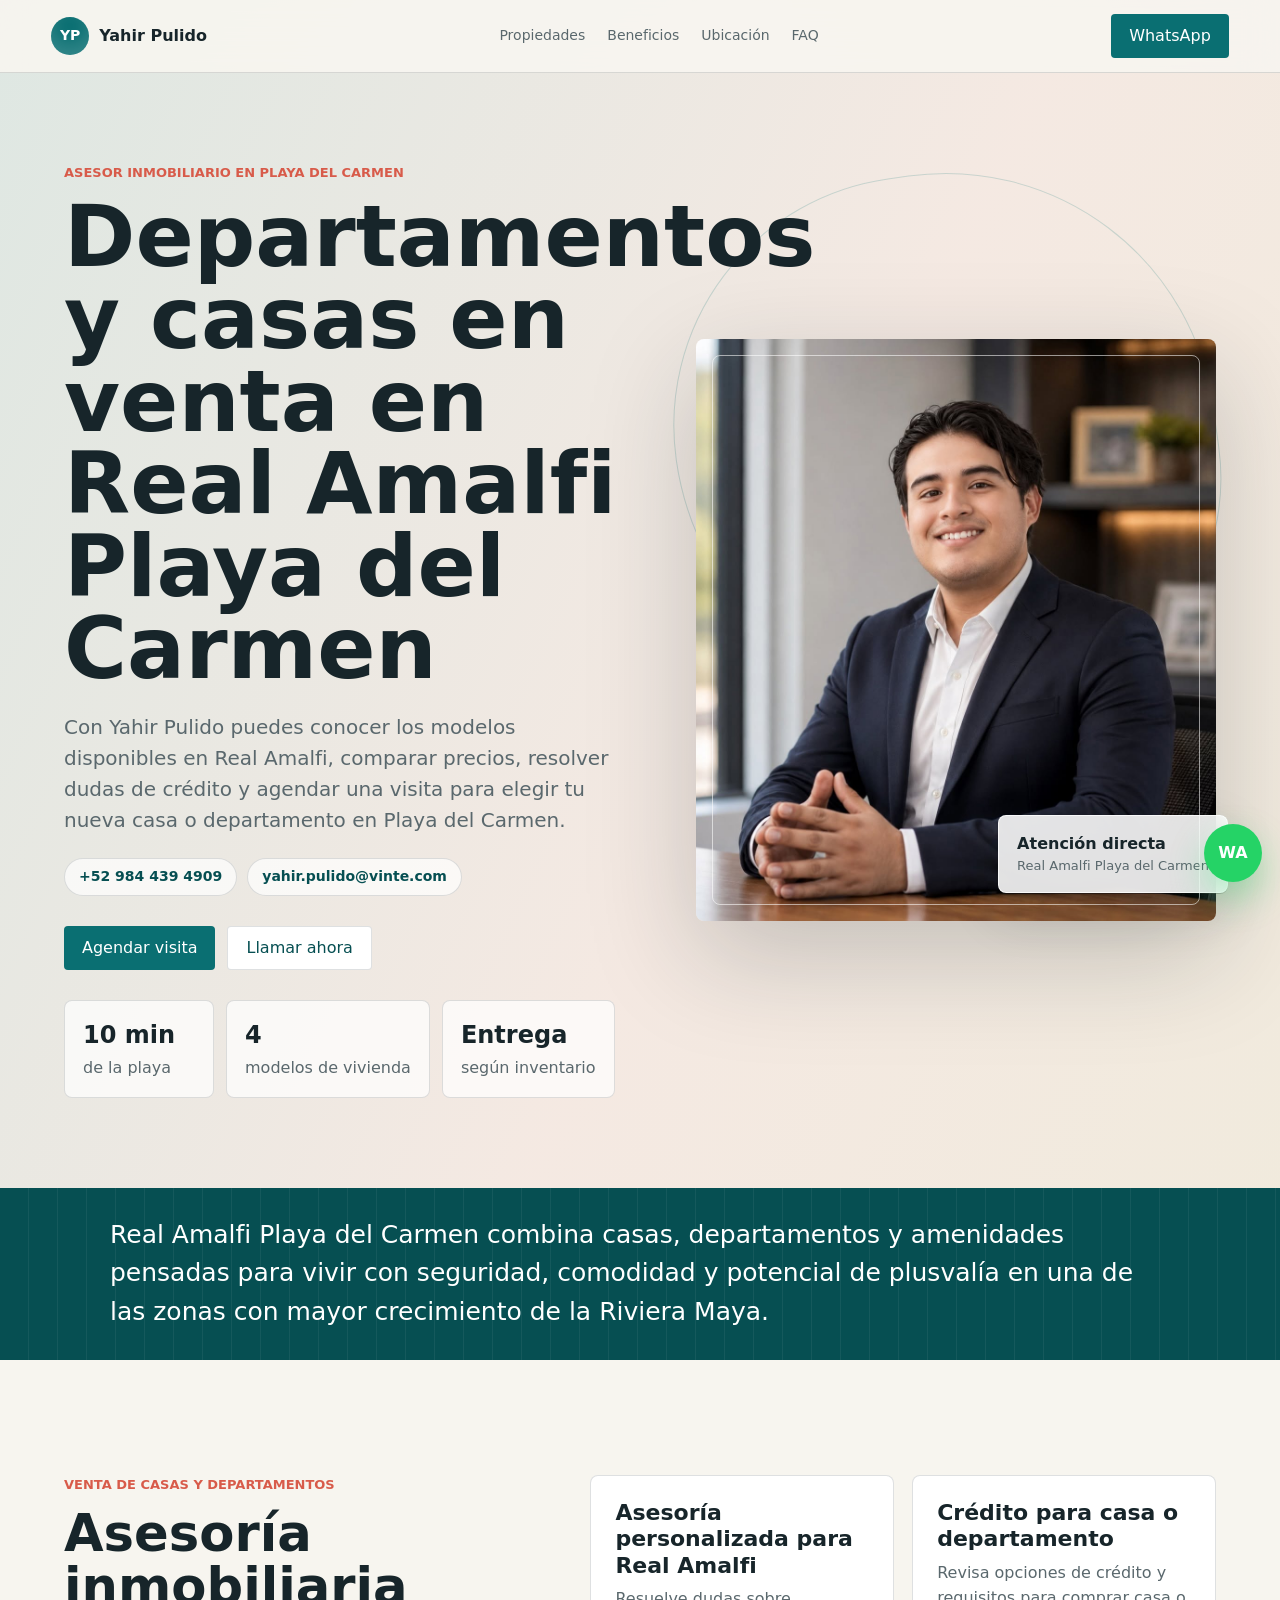
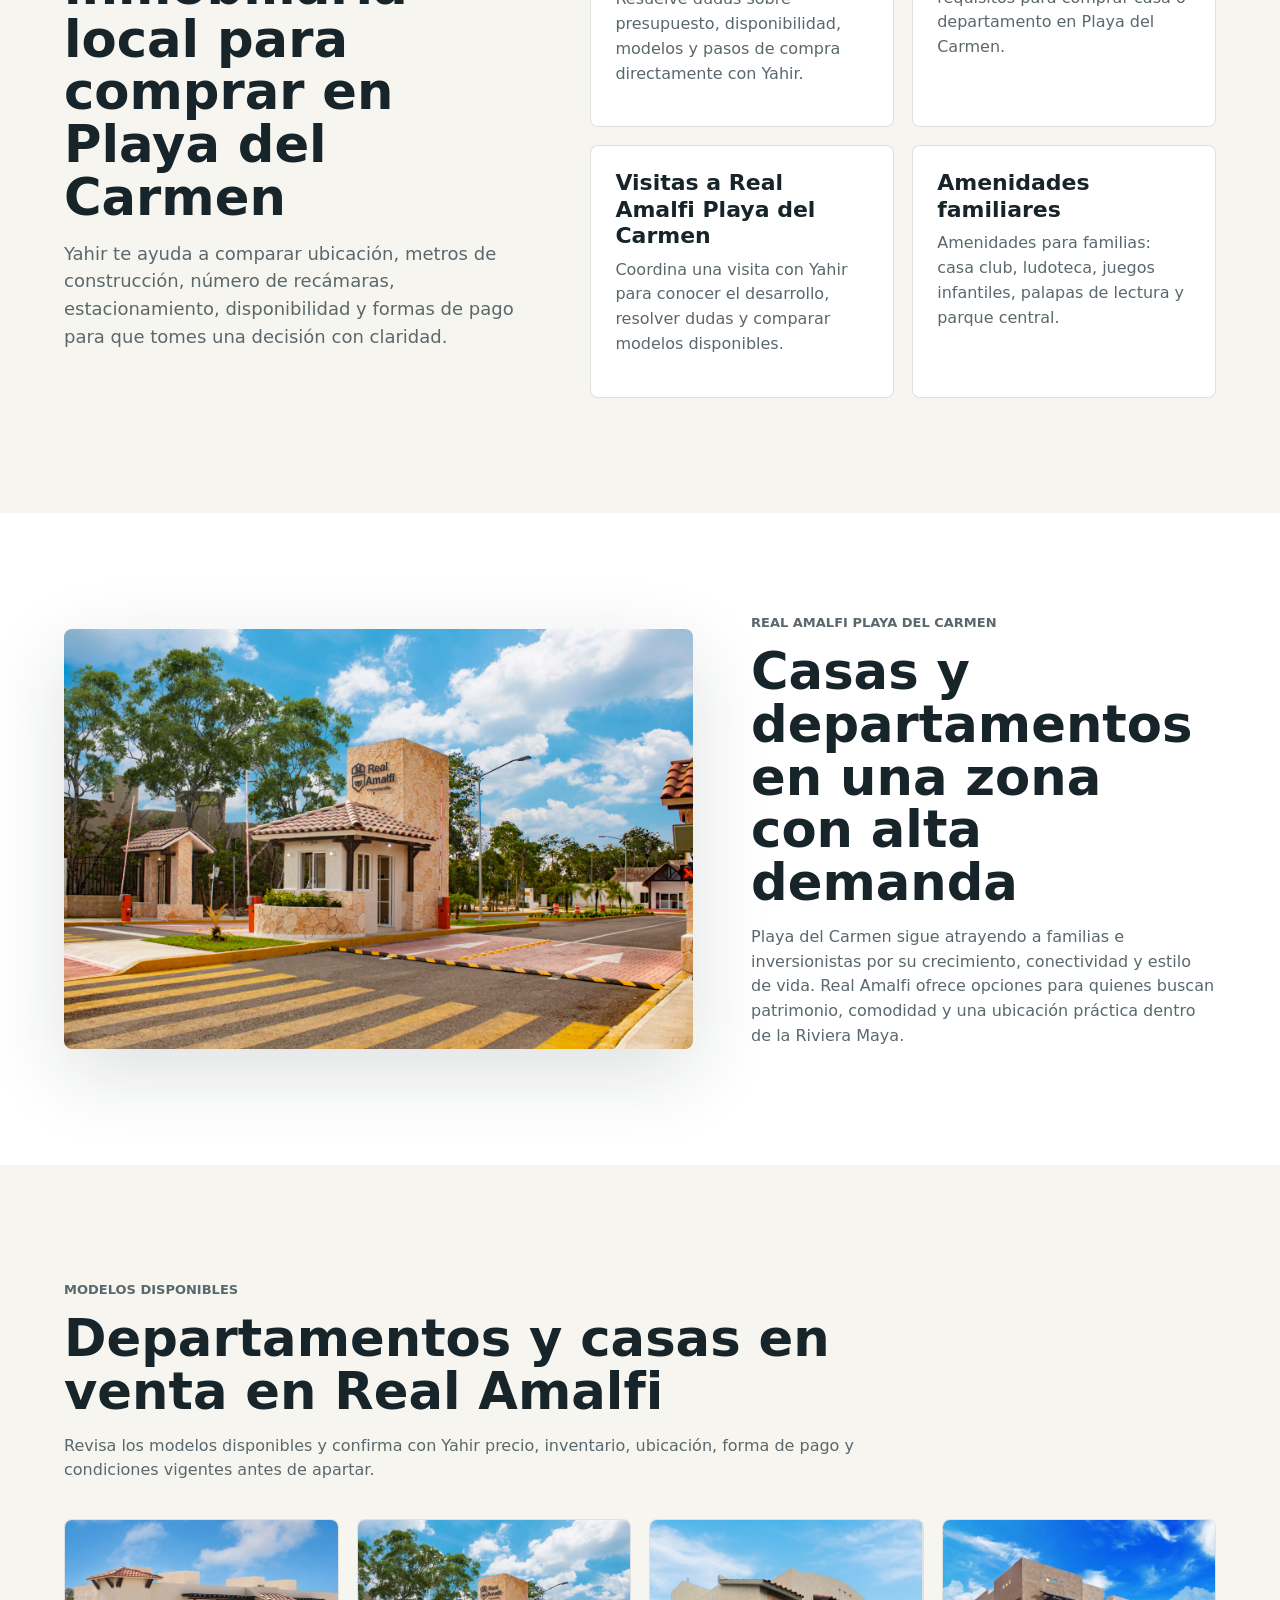
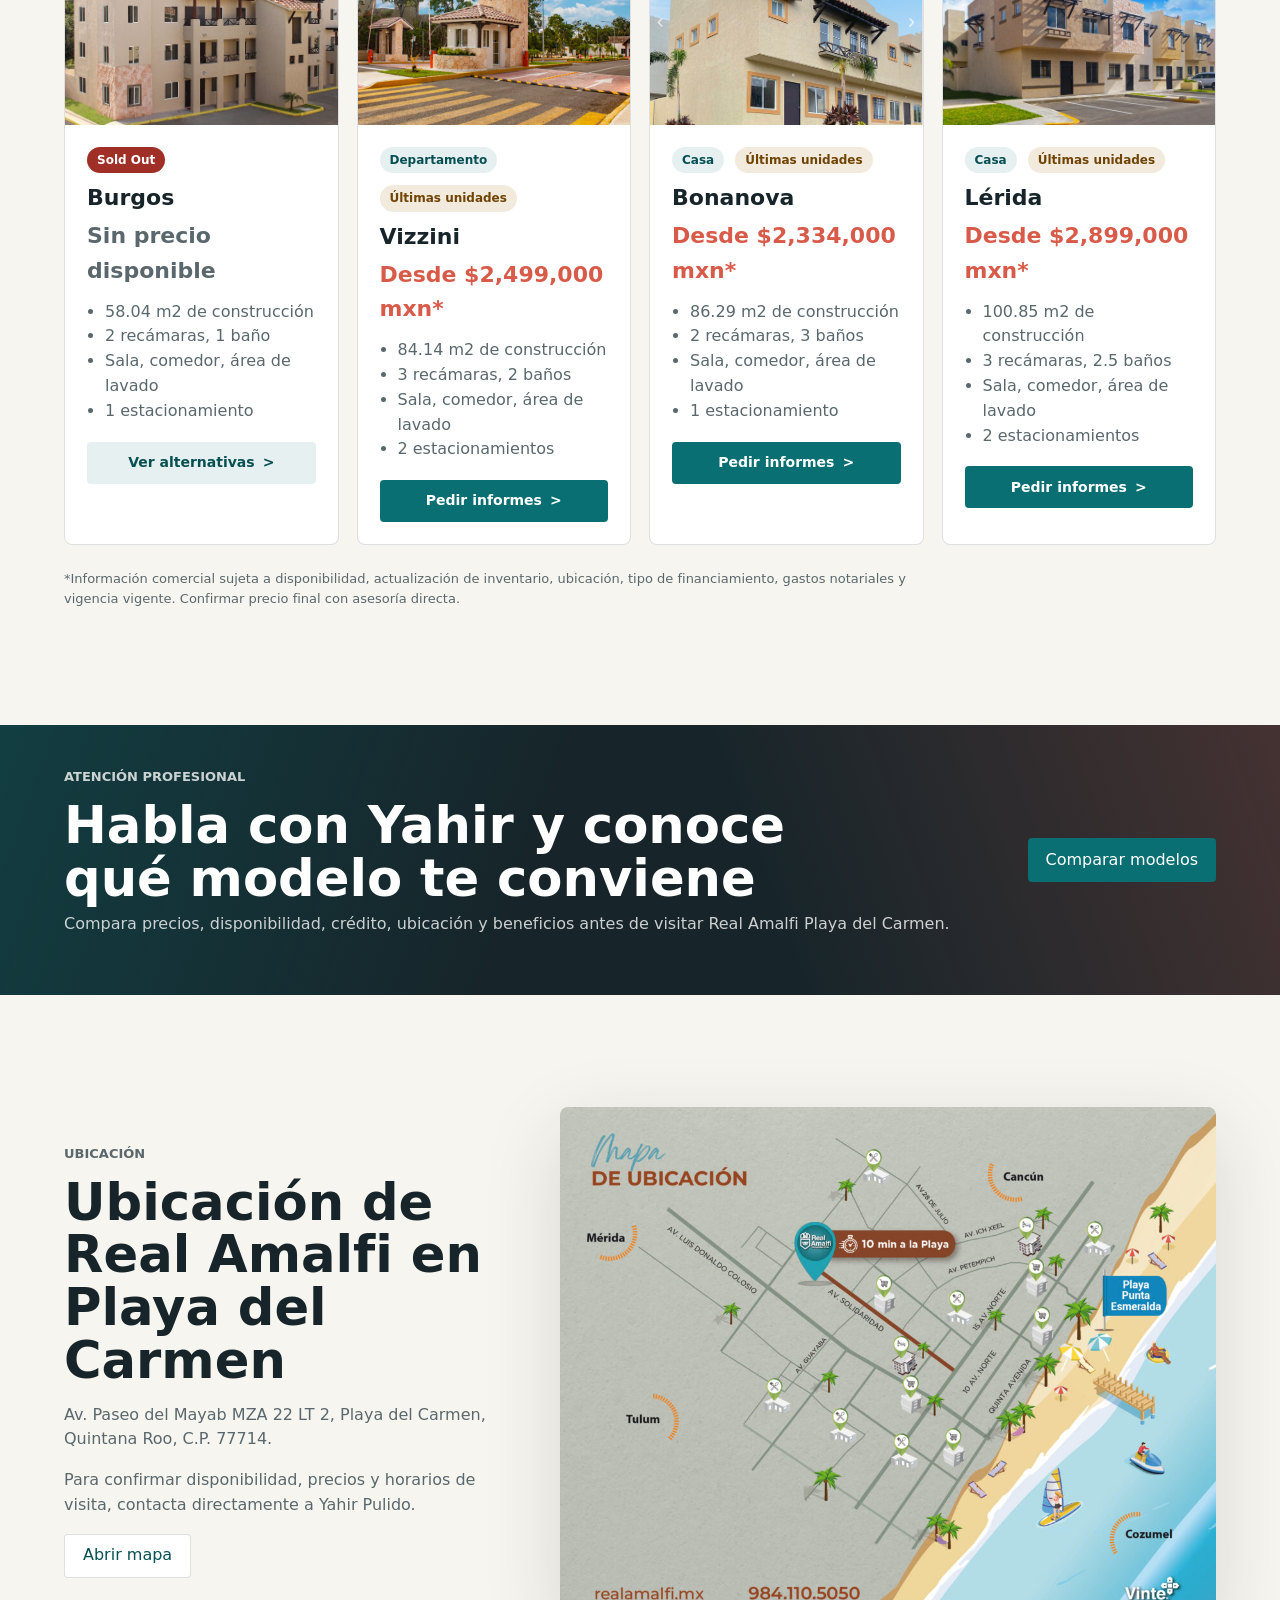
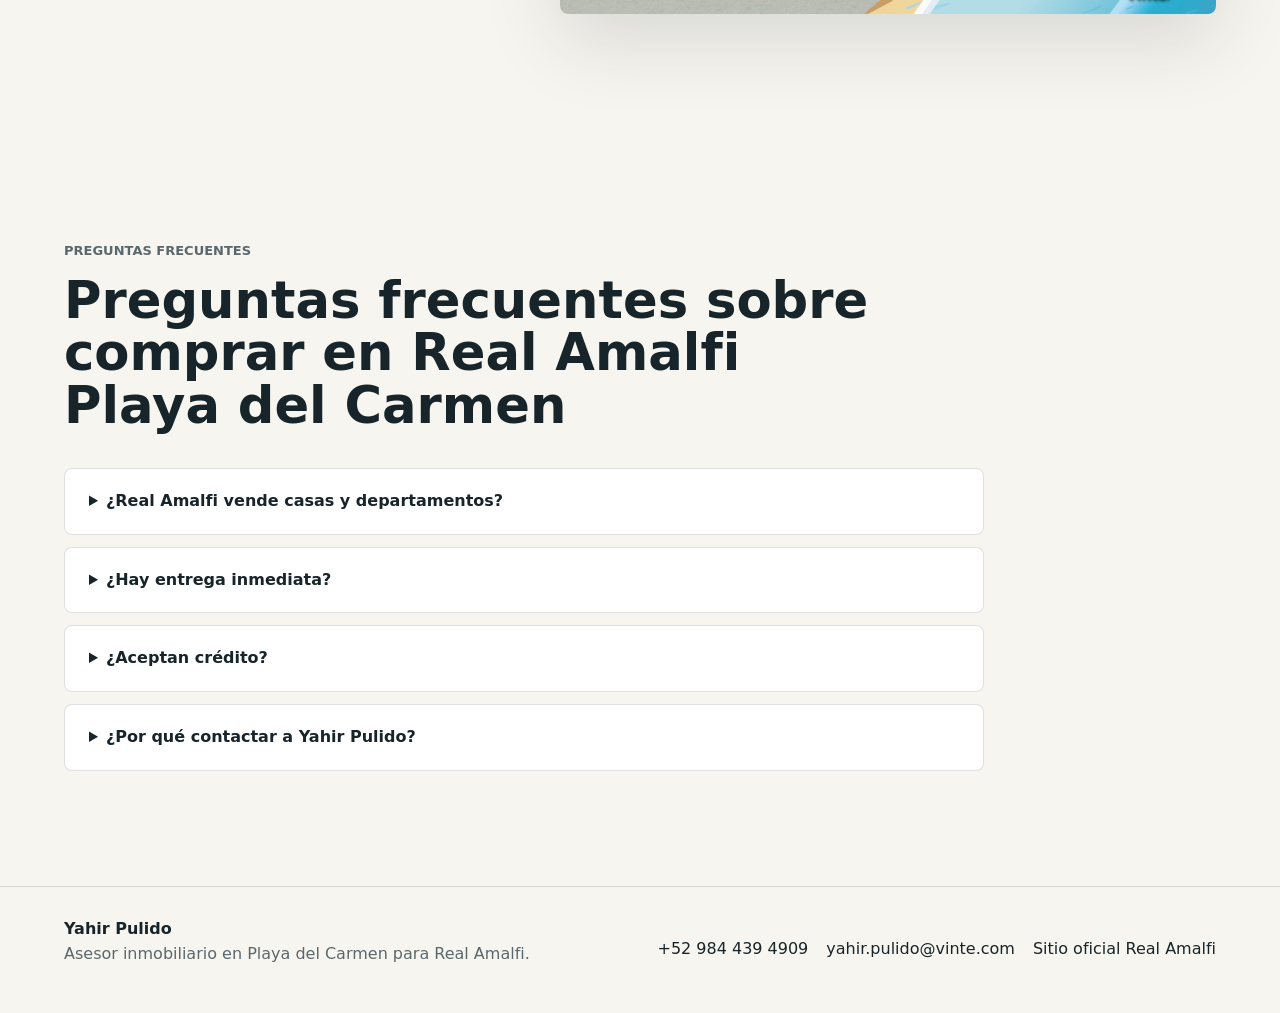
<file: index.html>
<!doctype html>
<html lang="es-MX">
  <head>
    <meta charset="utf-8">
    <meta name="viewport" content="width=device-width, initial-scale=1">
    <title>Departamentos y casas en Real Amalfi Playa del Carmen | Yahir Pulido</title>
    <meta name="description" content="Compra departamentos y casas en Real Amalfi Playa del Carmen con Yahir Pulido, asesor inmobiliario. Modelos, precios, amenidades, crédito y visitas.">
    <meta name="keywords" content="Yahir Pulido, asesor inmobiliario Playa del Carmen, Real Amalfi Playa del Carmen, departamentos en venta Playa del Carmen, casas en venta Playa del Carmen, vivienda en Riviera Maya">
    <meta name="author" content="Yahir Pulido">
    <meta name="robots" content="index, follow, max-image-preview:large">
    <meta property="og:title" content="Departamentos y casas en Real Amalfi Playa del Carmen | Yahir Pulido">
    <meta property="og:description" content="Asesoría profesional para comprar casa o departamento en Real Amalfi Playa del Carmen con información clara de modelos, crédito y visitas.">
    <meta property="og:type" content="website">
    <meta property="og:image" content="assets/yahir-pulido.png">
    <meta property="og:locale" content="es_MX">
    <meta name="twitter:card" content="summary_large_image">
    <link rel="canonical" href="https://yahir-pulido-real-amalfi.vercel.app/">
    <link rel="icon" href="assets/yahir-pulido.png">
    <link rel="stylesheet" href="styles.css">
    <script type="application/ld+json">
      {
        "@context": "https://schema.org",
        "@type": "RealEstateAgent",
        "name": "Yahir Pulido",
        "description": "Asesor inmobiliario profesional en Playa del Carmen especializado en casas y departamentos de Real Amalfi.",
        "areaServed": ["Playa del Carmen", "Riviera Maya", "Solidaridad, Quintana Roo"],
        "address": {
          "@type": "PostalAddress",
          "streetAddress": "Av. Paseo del Mayab MZA 22 LT 2",
          "addressLocality": "Playa del Carmen",
          "addressRegion": "Quintana Roo",
          "postalCode": "77714",
          "addressCountry": "MX"
        },
        "telephone": "+52-984-439-4909",
        "email": "yahir.pulido@vinte.com",
        "url": "https://yahir-pulido-real-amalfi.vercel.app/",
        "image": "assets/yahir-pulido.png",
        "brand": {
          "@type": "Brand",
          "name": "Real Amalfi"
        }
      }
    </script>
    <script type="application/ld+json">
      {
        "@context": "https://schema.org",
        "@graph": [
          {
            "@type": "FAQPage",
            "mainEntity": [
              {
                "@type": "Question",
                "name": "¿Real Amalfi vende casas y departamentos?",
                "acceptedAnswer": {
                  "@type": "Answer",
                  "text": "Sí. Real Amalfi Playa del Carmen publica departamentos Burgos y Vizzini, así como casas Bonanova y Lérida."
                }
              },
              {
                "@type": "Question",
                "name": "¿Hay entrega inmediata en Real Amalfi Playa del Carmen?",
                "acceptedAnswer": {
                  "@type": "Answer",
                  "text": "Algunos modelos pueden tener entrega inmediata o disponibilidad cercana. Yahir puede confirmar inventario, tiempos y condiciones vigentes antes de agendar una visita."
                }
              },
              {
                "@type": "Question",
                "name": "¿Aceptan crédito para comprar casa o departamento?",
                "acceptedAnswer": {
                  "@type": "Answer",
                  "text": "Yahir puede orientarte sobre opciones de crédito y ayudarte a revisar qué alternativa se ajusta mejor a tu presupuesto."
                }
              }
            ]
          },
          {
            "@type": "ItemList",
            "name": "Modelos de casas y departamentos Real Amalfi Playa del Carmen",
            "itemListElement": [
              { "@type": "ListItem", "position": 1, "name": "Departamento Burgos", "url": "https://yahir-pulido-real-amalfi.vercel.app/#propiedades" },
              { "@type": "ListItem", "position": 2, "name": "Departamento Vizzini", "url": "https://yahir-pulido-real-amalfi.vercel.app/#propiedades" },
              { "@type": "ListItem", "position": 3, "name": "Casa Bonanova", "url": "https://yahir-pulido-real-amalfi.vercel.app/#propiedades" },
              { "@type": "ListItem", "position": 4, "name": "Casa Lérida", "url": "https://yahir-pulido-real-amalfi.vercel.app/#propiedades" }
            ]
          }
        ]
      }
    </script>
  </head>
  <body>
    <header class="site-header">
      <a class="brand" href="#inicio" aria-label="Inicio">
        <span class="brand-mark">YP</span>
        <span>Yahir Pulido</span>
      </a>
      <nav class="nav" aria-label="Principal">
        <a href="#propiedades">Propiedades</a>
        <a href="#beneficios">Beneficios</a>
        <a href="#ubicacion">Ubicación</a>
        <a href="#faq">FAQ</a>
      </nav>
      <a class="header-cta" href="https://api.whatsapp.com/send?phone=529844394909&text=Hola%20Yahir%2C%20quiero%20informacion%20de%20Real%20Amalfi%20Playa%20del%20Carmen" target="_blank" rel="noopener">WhatsApp</a>
    </header>

    <main id="inicio">
      <section class="hero">
        <div class="hero-copy reveal">
          <p class="eyebrow">Asesor inmobiliario en Playa del Carmen</p>
          <h1 data-content="heroTitle">Departamentos y casas en venta en Real Amalfi Playa del Carmen</h1>
          <p class="hero-text" data-content="heroText">Con Yahir Pulido puedes conocer los modelos disponibles en Real Amalfi, comparar precios, resolver dudas de crédito y agendar una visita para elegir tu nueva casa o departamento en Playa del Carmen.</p>
          <div class="contact-strip" aria-label="Contacto directo de Yahir Pulido">
            <a href="tel:+529844394909">+52 984 439 4909</a>
            <a href="mailto:yahir.pulido@vinte.com">yahir.pulido@vinte.com</a>
          </div>
          <div class="hero-actions">
            <a class="button primary" href="https://api.whatsapp.com/send?phone=529844394909&text=Hola%20Yahir%2C%20quiero%20agendar%20una%20visita%20a%20Real%20Amalfi" target="_blank" rel="noopener">Agendar visita</a>
            <a class="button secondary" href="tel:+529844394909">Llamar ahora</a>
          </div>
          <dl class="stats" aria-label="Datos destacados de Real Amalfi">
            <div>
              <dt>10 min</dt>
              <dd>de la playa</dd>
            </div>
            <div>
              <dt>4</dt>
              <dd>modelos de vivienda</dd>
            </div>
            <div>
              <dt>Entrega</dt>
              <dd>según inventario</dd>
            </div>
          </dl>
        </div>
        <div class="hero-media reveal" aria-label="Yahir Pulido">
          <img src="assets/yahir-pulido.png" alt="Yahir Pulido asesor inmobiliario en Playa del Carmen para compra de casas y departamentos Real Amalfi" data-content-image="advisorImage">
          <div class="advisor-badge">
            <strong>Atención directa</strong>
            <span>Real Amalfi Playa del Carmen</span>
          </div>
        </div>
      </section>

      <section class="trust-band reveal" aria-label="Información clave">
        <p data-content="trustText">Real Amalfi Playa del Carmen combina casas, departamentos y amenidades pensadas para vivir con seguridad, comodidad y potencial de plusvalía en una de las zonas con mayor crecimiento de la Riviera Maya.</p>
      </section>

      <section class="split" id="beneficios">
        <div class="reveal">
          <p class="eyebrow">Venta de casas y departamentos</p>
          <h2 data-content="benefitsTitle">Asesoría inmobiliaria local para comprar en Playa del Carmen</h2>
          <p class="section-intro" data-content="benefitsIntro">Yahir te ayuda a comparar ubicación, metros de construcción, número de recámaras, estacionamiento, disponibilidad y formas de pago para que tomes una decisión con claridad.</p>
        </div>
        <div class="benefit-grid">
          <article class="reveal">
            <h3>Asesoría personalizada para Real Amalfi</h3>
            <p>Resuelve dudas sobre presupuesto, disponibilidad, modelos y pasos de compra directamente con Yahir.</p>
          </article>
          <article class="reveal">
            <h3>Crédito para casa o departamento</h3>
            <p>Revisa opciones de crédito y requisitos para comprar casa o departamento en Playa del Carmen.</p>
          </article>
          <article class="reveal">
            <h3>Visitas a Real Amalfi Playa del Carmen</h3>
            <p>Coordina una visita con Yahir para conocer el desarrollo, resolver dudas y comparar modelos disponibles.</p>
          </article>
          <article class="reveal">
            <h3>Amenidades familiares</h3>
            <p>Amenidades para familias: casa club, ludoteca, juegos infantiles, palapas de lectura y parque central.</p>
          </article>
        </div>
      </section>

      <section class="showcase reveal">
        <img src="assets/real-amalfi-desarrollo.jpg" alt="Real Amalfi Playa del Carmen desarrollo residencial con casas y departamentos" data-content-image="developmentImage">
        <div class="showcase-copy">
          <p class="eyebrow">Real Amalfi Playa del Carmen</p>
          <h2 data-content="showcaseTitle">Casas y departamentos en una zona con alta demanda</h2>
          <p data-content="showcaseText">Playa del Carmen sigue atrayendo a familias e inversionistas por su crecimiento, conectividad y estilo de vida. Real Amalfi ofrece opciones para quienes buscan patrimonio, comodidad y una ubicación práctica dentro de la Riviera Maya.</p>
        </div>
      </section>

      <section class="section" id="propiedades">
        <div class="section-heading reveal">
          <p class="eyebrow">Modelos disponibles</p>
          <h2 data-content="propertiesTitle">Departamentos y casas en venta en Real Amalfi</h2>
          <p data-content="propertiesIntro">Revisa los modelos disponibles y confirma con Yahir precio, inventario, ubicación, forma de pago y condiciones vigentes antes de apartar.</p>
        </div>
        <div class="property-grid">
          <article class="property-card reveal">
            <img src="assets/departamento-burgos.jpg" alt="Departamento Burgos en Real Amalfi">
            <div>
              <span class="tag sold-out">Sold Out</span>
              <h3>Burgos</h3>
              <p class="price unavailable">Sin precio disponible</p>
              <ul>
                <li>58.04 m2 de construcción</li>
                <li>2 recámaras, 1 baño</li>
                <li>Sala, comedor, área de lavado</li>
                <li>1 estacionamiento</li>
              </ul>
              <a class="property-cta secondary" href="https://api.whatsapp.com/send?phone=529844394909&text=Hola%20Yahir%2C%20vi%20que%20Burgos%20esta%20Sold%20Out.%20Quiero%20conocer%20opciones%20disponibles%20en%20Real%20Amalfi." target="_blank" rel="noopener">Ver alternativas</a>
            </div>
          </article>
          <article class="property-card reveal">
            <img src="assets/real-amalfi-desarrollo.jpg" alt="Departamento Vizzini en Real Amalfi">
            <div>
              <span class="tag">Departamento</span>
              <span class="tag availability">Últimas unidades</span>
              <h3>Vizzini</h3>
              <p class="price">Desde $2,499,000 mxn*</p>
              <ul>
                <li>84.14 m2 de construcción</li>
                <li>3 recámaras, 2 baños</li>
                <li>Sala, comedor, área de lavado</li>
                <li>2 estacionamientos</li>
              </ul>
              <a class="property-cta" href="https://api.whatsapp.com/send?phone=529844394909&text=Hola%20Yahir%2C%20quiero%20informes%20del%20departamento%20Vizzini%20en%20Real%20Amalfi." target="_blank" rel="noopener">Pedir informes</a>
            </div>
          </article>
          <article class="property-card reveal">
            <img src="assets/casa-bonanova.png" alt="Casa Bonanova en Real Amalfi Playa del Carmen">
            <div>
              <span class="tag">Casa</span>
              <span class="tag availability">Últimas unidades</span>
              <h3>Bonanova</h3>
              <p class="price">Desde $2,334,000 mxn*</p>
              <ul>
                <li>86.29 m2 de construcción</li>
                <li>2 recámaras, 3 baños</li>
                <li>Sala, comedor, área de lavado</li>
                <li>1 estacionamiento</li>
              </ul>
              <a class="property-cta" href="https://api.whatsapp.com/send?phone=529844394909&text=Hola%20Yahir%2C%20quiero%20informes%20de%20la%20casa%20Bonanova%20en%20Real%20Amalfi." target="_blank" rel="noopener">Pedir informes</a>
            </div>
          </article>
          <article class="property-card reveal">
            <img src="assets/casa-lerida.jpg" alt="Casa Lérida en Real Amalfi">
            <div>
              <span class="tag">Casa</span>
              <span class="tag availability">Últimas unidades</span>
              <h3>Lérida</h3>
              <p class="price">Desde $2,899,000 mxn*</p>
              <ul>
                <li>100.85 m2 de construcción</li>
                <li>3 recámaras, 2.5 baños</li>
                <li>Sala, comedor, área de lavado</li>
                <li>2 estacionamientos</li>
              </ul>
              <a class="property-cta" href="https://api.whatsapp.com/send?phone=529844394909&text=Hola%20Yahir%2C%20quiero%20informes%20de%20la%20casa%20Lerida%20en%20Real%20Amalfi." target="_blank" rel="noopener">Pedir informes</a>
            </div>
          </article>
        </div>
        <p class="small-note">*Información comercial sujeta a disponibilidad, actualización de inventario, ubicación, tipo de financiamiento, gastos notariales y vigencia vigente. Confirmar precio final con asesoría directa.</p>
      </section>

      <section class="cta-band">
        <div>
          <p class="eyebrow">Atención profesional</p>
          <h2 data-content="ctaTitle">Habla con Yahir y conoce qué modelo te conviene</h2>
          <p data-content="ctaText">Compara precios, disponibilidad, crédito, ubicación y beneficios antes de visitar Real Amalfi Playa del Carmen.</p>
        </div>
        <a class="button primary" href="https://api.whatsapp.com/send?phone=529844394909&text=Hola%20Yahir%2C%20quiero%20comparar%20modelos%20de%20Real%20Amalfi" target="_blank" rel="noopener">Comparar modelos</a>
      </section>

      <section class="location" id="ubicacion">
        <div class="location-copy reveal">
          <p class="eyebrow">Ubicación</p>
          <h2 data-content="locationTitle">Ubicación de Real Amalfi en Playa del Carmen</h2>
          <p data-content="locationAddress">Av. Paseo del Mayab MZA 22 LT 2, Playa del Carmen, Quintana Roo, C.P. 77714.</p>
          <p>Para confirmar disponibilidad, precios y horarios de visita, contacta directamente a Yahir Pulido.</p>
          <a class="button secondary" href="https://www.google.com/maps/search/?api=1&query=Real%20Amalfi%20Av.%20Paseo%20del%20Mayab%20Playa%20del%20Carmen" target="_blank" rel="noopener">Abrir mapa</a>
        </div>
        <img class="reveal" src="assets/mapa-real-amalfi.jpg" alt="Mapa de ubicación de Real Amalfi Playa del Carmen">
      </section>

      <section class="section" id="faq">
        <div class="section-heading reveal">
          <p class="eyebrow">Preguntas frecuentes</p>
          <h2>Preguntas frecuentes sobre comprar en Real Amalfi Playa del Carmen</h2>
        </div>
        <div class="faq-list">
          <details class="reveal">
            <summary>¿Real Amalfi vende casas y departamentos?</summary>
            <p>Sí. El sitio oficial publica departamentos Burgos y Vizzini, así como casas Bonanova y Lérida.</p>
          </details>
          <details class="reveal">
            <summary>¿Hay entrega inmediata?</summary>
            <p>Algunos modelos pueden tener entrega inmediata o disponibilidad cercana. Yahir puede confirmar inventario, tiempos y condiciones vigentes antes de tu visita.</p>
          </details>
          <details class="reveal">
            <summary>¿Aceptan crédito?</summary>
            <p>Yahir puede orientarte sobre opciones de crédito y ayudarte a revisar qué alternativa se ajusta mejor a tu presupuesto.</p>
          </details>
          <details class="reveal">
            <summary>¿Por qué contactar a Yahir Pulido?</summary>
            <p>Porque puedes resolver dudas de modelos, precios, disponibilidad, crédito y visitas con un asesor directo de Real Amalfi Playa del Carmen.</p>
          </details>
        </div>
      </section>
    </main>

    <footer class="footer">
      <div>
        <strong>Yahir Pulido</strong>
        <p>Asesor inmobiliario en Playa del Carmen para Real Amalfi.</p>
      </div>
      <div>
        <a href="tel:+529844394909">+52 984 439 4909</a>
        <a href="mailto:yahir.pulido@vinte.com">yahir.pulido@vinte.com</a>
        <a href="https://www.realamalfi.mx/" target="_blank" rel="noopener">Sitio oficial Real Amalfi</a>
      </div>
    </footer>

    <a class="floating-whatsapp" href="https://api.whatsapp.com/send?phone=529844394909&text=Hola%20Yahir%2C%20quiero%20informacion%20de%20Real%20Amalfi" target="_blank" rel="noopener" aria-label="Enviar WhatsApp a Yahir">WA</a>
    <script src="content.js"></script>
    <script src="script.js"></script>
  </body>
</html>
</file>
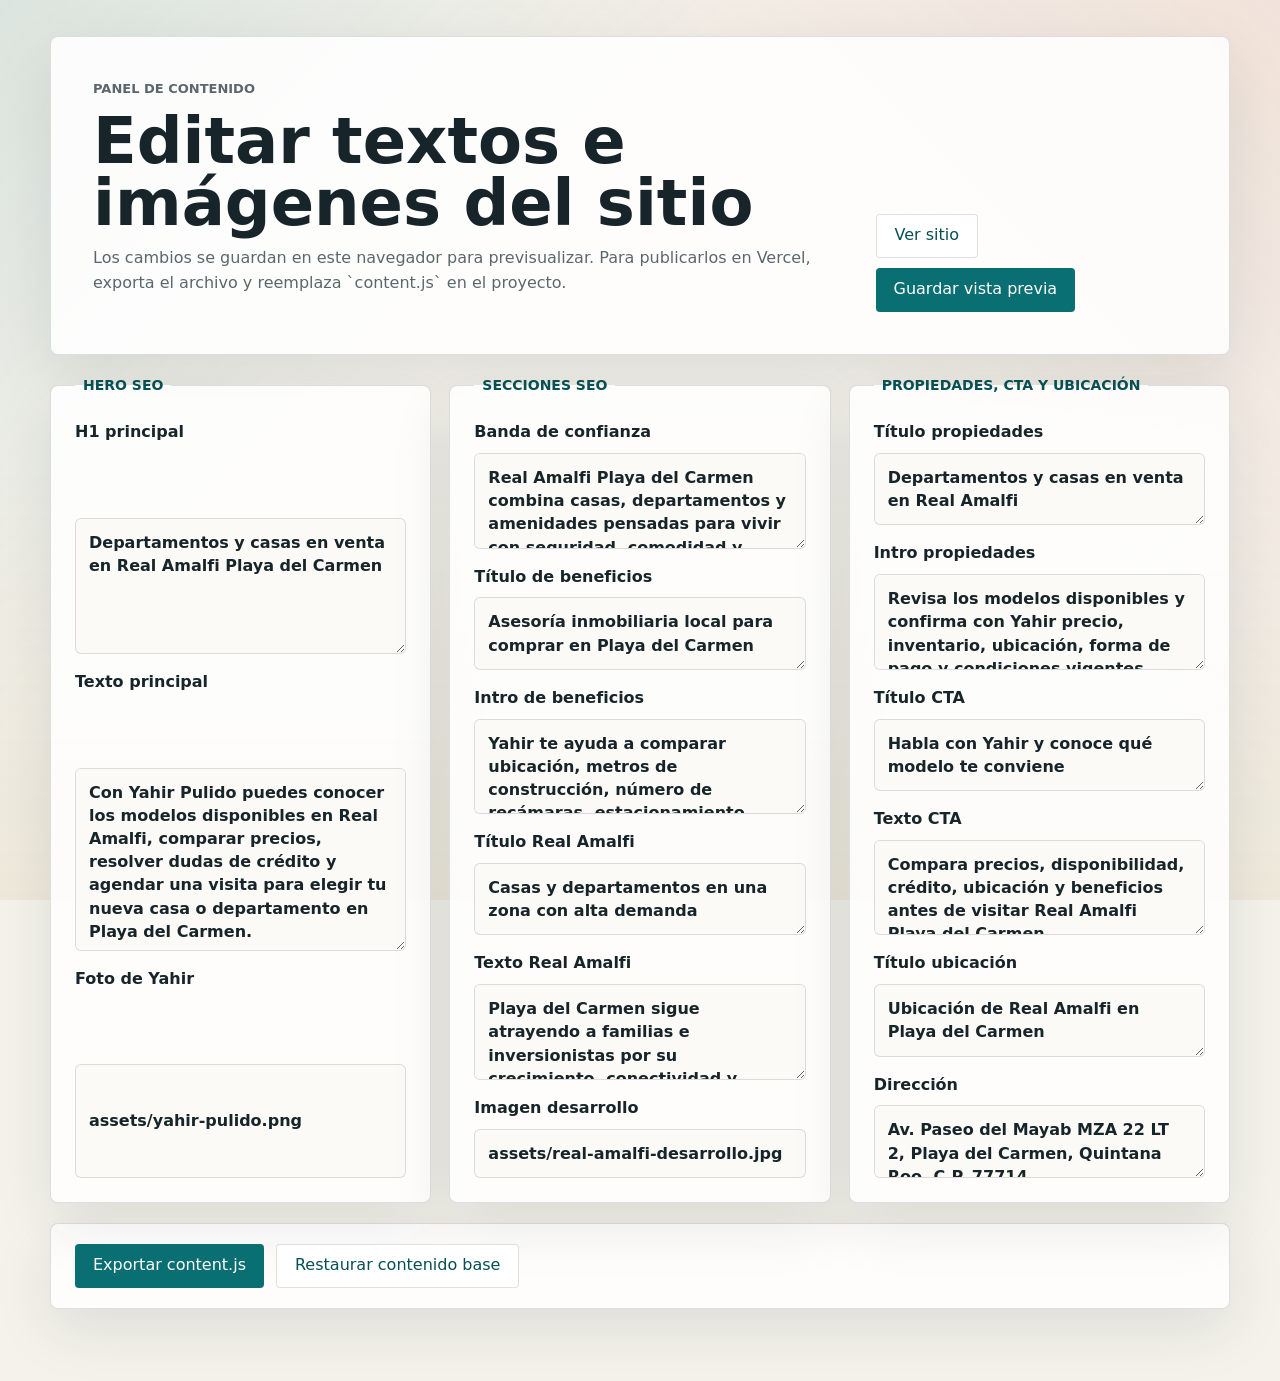
<file: admin.html>
<!doctype html>
<html lang="es-MX">
  <head>
    <meta charset="utf-8">
    <meta name="viewport" content="width=device-width, initial-scale=1">
    <meta name="robots" content="noindex, nofollow">
    <title>Panel admin | Yahir Pulido Real Amalfi</title>
    <link rel="stylesheet" href="styles.css">
  </head>
  <body class="admin-page">
    <main class="admin-shell">
      <section class="admin-hero">
        <div>
          <p class="eyebrow">Panel de contenido</p>
          <h1>Editar textos e imágenes del sitio</h1>
          <p>Los cambios se guardan en este navegador para previsualizar. Para publicarlos en Vercel, exporta el archivo y reemplaza `content.js` en el proyecto.</p>
        </div>
        <div class="admin-actions">
          <a class="button secondary" href="index.html">Ver sitio</a>
          <button class="button primary" type="button" id="saveContent">Guardar vista previa</button>
        </div>
      </section>

      <form class="admin-form" id="contentForm">
        <fieldset>
          <legend>Hero SEO</legend>
          <label>
            H1 principal
            <textarea name="heroTitle" rows="2"></textarea>
          </label>
          <label>
            Texto principal
            <textarea name="heroText" rows="4"></textarea>
          </label>
          <label>
            Foto de Yahir
            <input name="advisorImage" type="text" placeholder="assets/yahir-pulido.png">
          </label>
        </fieldset>

        <fieldset>
          <legend>Secciones SEO</legend>
          <label>
            Banda de confianza
            <textarea name="trustText" rows="3"></textarea>
          </label>
          <label>
            Título de beneficios
            <textarea name="benefitsTitle" rows="2"></textarea>
          </label>
          <label>
            Intro de beneficios
            <textarea name="benefitsIntro" rows="3"></textarea>
          </label>
          <label>
            Título Real Amalfi
            <textarea name="showcaseTitle" rows="2"></textarea>
          </label>
          <label>
            Texto Real Amalfi
            <textarea name="showcaseText" rows="3"></textarea>
          </label>
          <label>
            Imagen desarrollo
            <input name="developmentImage" type="text" placeholder="assets/real-amalfi-desarrollo.jpg">
          </label>
        </fieldset>

        <fieldset>
          <legend>Propiedades, CTA y ubicación</legend>
          <label>
            Título propiedades
            <textarea name="propertiesTitle" rows="2"></textarea>
          </label>
          <label>
            Intro propiedades
            <textarea name="propertiesIntro" rows="3"></textarea>
          </label>
          <label>
            Título CTA
            <textarea name="ctaTitle" rows="2"></textarea>
          </label>
          <label>
            Texto CTA
            <textarea name="ctaText" rows="3"></textarea>
          </label>
          <label>
            Título ubicación
            <textarea name="locationTitle" rows="2"></textarea>
          </label>
          <label>
            Dirección
            <textarea name="locationAddress" rows="2"></textarea>
          </label>
        </fieldset>
      </form>

      <section class="admin-tools">
        <button class="button primary" type="button" id="exportContent">Exportar content.js</button>
        <button class="button secondary" type="button" id="resetContent">Restaurar contenido base</button>
        <p id="adminStatus" role="status"></p>
      </section>
    </main>

    <script src="content.js"></script>
    <script src="admin.js"></script>
  </body>
</html>
</file>
<file: styles.css>
:root {
  --ink: #17252a;
  --muted: #5a686d;
  --paper: #f7f5ef;
  --white: #ffffff;
  --teal: #0a6f72;
  --teal-dark: #064f52;
  --coral: #d85b4a;
  --gold: #b98b3f;
  --line: rgba(23, 37, 42, 0.14);
  --shadow: 0 24px 80px rgba(23, 37, 42, 0.14);
  --shadow-strong: 0 34px 110px rgba(23, 37, 42, 0.22);
}

* {
  box-sizing: border-box;
}

html {
  scroll-behavior: smooth;
}

body {
  margin: 0;
  color: var(--ink);
  background: var(--paper);
  font-family: Inter, ui-sans-serif, system-ui, -apple-system, BlinkMacSystemFont, "Segoe UI", sans-serif;
  line-height: 1.55;
  overflow-x: hidden;
}

body::before {
  position: fixed;
  inset: 0;
  z-index: -1;
  content: "";
  background:
    linear-gradient(135deg, rgba(10, 111, 114, 0.10), transparent 34%),
    linear-gradient(225deg, rgba(216, 91, 74, 0.10), transparent 38%),
    linear-gradient(0deg, rgba(185, 139, 63, 0.09), transparent 48%);
  animation: ambientShift 16s ease-in-out infinite alternate;
}

img {
  display: block;
  max-width: 100%;
}

a {
  color: inherit;
}

.site-header {
  position: sticky;
  top: 0;
  z-index: 20;
  display: flex;
  align-items: center;
  justify-content: space-between;
  gap: 20px;
  padding: 14px clamp(18px, 4vw, 54px);
  background: rgba(247, 245, 239, 0.92);
  border-bottom: 1px solid var(--line);
  backdrop-filter: blur(16px);
  box-shadow: 0 0 0 rgba(23, 37, 42, 0);
  transition: box-shadow 220ms ease, background 220ms ease;
}

.site-header.is-scrolled {
  box-shadow: 0 14px 38px rgba(23, 37, 42, 0.10);
}

.brand,
.nav,
.hero-actions,
.stats,
.footer,
.cta-band {
  display: flex;
  align-items: center;
}

.brand {
  gap: 10px;
  text-decoration: none;
  font-weight: 800;
}

.brand-mark {
  display: grid;
  width: 38px;
  height: 38px;
  place-items: center;
  color: var(--white);
  background: var(--teal);
  border-radius: 50%;
  font-size: 14px;
  letter-spacing: 0;
  box-shadow: inset 0 -10px 18px rgba(255, 255, 255, 0.16);
}

.nav {
  gap: 22px;
  color: var(--muted);
  font-size: 14px;
}

.nav a,
.footer a {
  text-decoration: none;
}

.nav a {
  position: relative;
}

.nav a::after {
  position: absolute;
  right: 0;
  bottom: -6px;
  left: 0;
  height: 2px;
  content: "";
  background: var(--coral);
  transform: scaleX(0);
  transform-origin: left;
  transition: transform 220ms ease;
}

.nav a:hover::after {
  transform: scaleX(1);
}

.nav a:hover,
.footer a:hover {
  color: var(--teal);
}

.header-cta,
.button {
  position: relative;
  overflow: hidden;
  min-height: 44px;
  display: inline-flex;
  align-items: center;
  justify-content: center;
  padding: 0 18px;
  border-radius: 4px;
  border: 0;
  font-weight: 800;
  font: inherit;
  text-decoration: none;
  cursor: pointer;
  transition: transform 180ms ease, background 180ms ease, box-shadow 180ms ease;
}

.header-cta::before,
.button::before {
  position: absolute;
  inset: 0;
  content: "";
  background: linear-gradient(110deg, transparent, rgba(255, 255, 255, 0.34), transparent);
  transform: translateX(-120%);
}

.header-cta:hover::before,
.button:hover::before {
  transform: translateX(120%);
  transition: transform 650ms ease;
}

.header-cta,
.button.primary {
  color: var(--white);
  background: var(--teal);
}

.header-cta:hover,
.button.primary:hover {
  background: var(--teal-dark);
  transform: translateY(-1px);
  box-shadow: 0 16px 32px rgba(10, 111, 114, 0.24);
}

.button.secondary {
  color: var(--teal-dark);
  background: var(--white);
  border: 1px solid var(--line);
}

.button.secondary:hover {
  transform: translateY(-1px);
}

.hero {
  position: relative;
  isolation: isolate;
  min-height: calc(100vh - 68px);
  display: grid;
  grid-template-columns: minmax(0, 1fr) minmax(320px, 520px);
  gap: clamp(30px, 6vw, 78px);
  align-items: center;
  padding: clamp(42px, 7vw, 92px) clamp(18px, 5vw, 72px);
  background:
    linear-gradient(115deg, rgba(10, 111, 114, 0.10), rgba(216, 91, 74, 0.08) 58%, rgba(185, 139, 63, 0.10)),
    var(--paper);
}

.hero::before {
  position: absolute;
  inset: 9% clamp(18px, 5vw, 72px) auto auto;
  z-index: -1;
  width: min(42vw, 560px);
  height: min(42vw, 560px);
  content: "";
  border: 1px solid rgba(10, 111, 114, 0.18);
  border-radius: 48% 52% 44% 56%;
  transform: rotate(-8deg);
  animation: slowRotate 22s linear infinite;
}

.hero-copy {
  max-width: 780px;
}

.eyebrow {
  margin: 0 0 12px;
  color: var(--coral);
  font-size: 13px;
  font-weight: 900;
  letter-spacing: 0;
  text-transform: uppercase;
}

h1,
h2,
h3,
p {
  margin-top: 0;
}

h1 {
  max-width: 840px;
  margin-bottom: 22px;
  font-size: clamp(42px, 7vw, 86px);
  line-height: 0.96;
  letter-spacing: 0;
}

h2 {
  margin-bottom: 16px;
  font-size: clamp(30px, 4vw, 54px);
  line-height: 1.03;
  letter-spacing: 0;
}

h3 {
  margin-bottom: 8px;
  font-size: 22px;
  line-height: 1.2;
}

.hero-text {
  max-width: 660px;
  color: var(--muted);
  font-size: 20px;
}

.section-intro {
  max-width: 620px;
  color: var(--muted);
  font-size: 18px;
}

.contact-strip {
  display: flex;
  flex-wrap: wrap;
  gap: 10px;
  margin: 22px 0 0;
}

.contact-strip a {
  display: inline-flex;
  align-items: center;
  min-height: 38px;
  padding: 0 14px;
  color: var(--teal-dark);
  background: rgba(255, 255, 255, 0.70);
  border: 1px solid var(--line);
  border-radius: 999px;
  font-size: 14px;
  font-weight: 800;
  text-decoration: none;
  transition: transform 180ms ease, border-color 180ms ease;
}

.contact-strip a:hover {
  border-color: rgba(10, 111, 114, 0.32);
  transform: translateY(-1px);
}

.hero-actions {
  flex-wrap: wrap;
  gap: 12px;
  margin: 30px 0;
}

.stats {
  flex-wrap: wrap;
  gap: 12px;
  margin: 0;
}

.stats div {
  min-width: 150px;
  padding: 16px 18px;
  background: rgba(255, 255, 255, 0.72);
  border: 1px solid var(--line);
  border-radius: 8px;
  transition: transform 220ms ease, border-color 220ms ease;
}

.stats div:hover {
  border-color: rgba(10, 111, 114, 0.28);
  transform: translateY(-4px);
}

.stats dt {
  font-size: 24px;
  font-weight: 900;
}

.stats dd {
  margin: 2px 0 0;
  color: var(--muted);
}

.hero-media {
  position: relative;
  animation: portraitFloat 7s ease-in-out infinite;
}

.hero-media img {
  width: 100%;
  aspect-ratio: 1 / 1.12;
  object-fit: cover;
  border-radius: 8px;
  box-shadow: var(--shadow-strong);
}

.hero-media::after {
  position: absolute;
  inset: 16px;
  content: "";
  border: 1px solid rgba(255, 255, 255, 0.56);
  border-radius: 8px;
  pointer-events: none;
}

.advisor-badge {
  position: absolute;
  right: -12px;
  bottom: 28px;
  max-width: 250px;
  padding: 16px 18px;
  color: var(--ink);
  background: rgba(255, 255, 255, 0.88);
  border: 1px solid rgba(255, 255, 255, 0.78);
  border-radius: 8px;
  box-shadow: 0 18px 50px rgba(23, 37, 42, 0.18);
  backdrop-filter: blur(14px);
}

.advisor-badge strong,
.advisor-badge span {
  display: block;
}

.advisor-badge span {
  color: var(--muted);
  font-size: 13px;
}

.trust-band,
.section,
.split,
.showcase,
.location,
.cta-band,
.footer {
  padding-inline: clamp(18px, 5vw, 72px);
}

.trust-band {
  position: relative;
  overflow: hidden;
  padding-block: 28px;
  color: var(--white);
  background: var(--teal-dark);
}

.trust-band::after {
  position: absolute;
  inset: 0;
  content: "";
  background: repeating-linear-gradient(90deg, transparent 0 28px, rgba(255, 255, 255, 0.06) 28px 29px);
  animation: lineDrift 18s linear infinite;
}

.trust-band p {
  position: relative;
  z-index: 1;
  max-width: 1060px;
  margin: 0 auto;
  font-size: clamp(18px, 2vw, 25px);
}

.split {
  display: grid;
  grid-template-columns: minmax(260px, 0.85fr) minmax(0, 1.15fr);
  gap: clamp(28px, 5vw, 72px);
  padding-block: clamp(70px, 9vw, 120px);
}

.benefit-grid {
  display: grid;
  grid-template-columns: repeat(2, minmax(0, 1fr));
  gap: 18px;
}

.benefit-grid article,
.property-card,
.faq-list details {
  position: relative;
  overflow: hidden;
  background: var(--white);
  border: 1px solid var(--line);
  border-radius: 8px;
  transition: transform 220ms ease, box-shadow 220ms ease, border-color 220ms ease;
}

.benefit-grid article::before,
.property-card::before,
.faq-list details::before {
  position: absolute;
  inset: 0 0 auto;
  height: 3px;
  content: "";
  background: linear-gradient(90deg, var(--teal), var(--coral), var(--gold));
  transform: scaleX(0);
  transform-origin: left;
  transition: transform 260ms ease;
}

.benefit-grid article:hover,
.property-card:hover,
.faq-list details:hover {
  border-color: rgba(10, 111, 114, 0.26);
  box-shadow: 0 20px 55px rgba(23, 37, 42, 0.10);
  transform: translateY(-6px);
}

.benefit-grid article:hover::before,
.property-card:hover::before,
.faq-list details:hover::before {
  transform: scaleX(1);
}

.benefit-grid article {
  padding: 24px;
}

.benefit-grid p,
.showcase-copy p,
.section-heading p,
.location-copy p,
.faq-list p,
.footer p,
.small-note {
  color: var(--muted);
}

.showcase {
  display: grid;
  grid-template-columns: minmax(0, 1.15fr) minmax(280px, 0.85fr);
  gap: clamp(24px, 5vw, 58px);
  align-items: center;
  padding-block: clamp(60px, 8vw, 100px);
  background: var(--white);
}

.showcase img,
.location img {
  width: 100%;
  border-radius: 8px;
  box-shadow: var(--shadow);
  transition: transform 500ms ease, box-shadow 500ms ease;
}

.showcase:hover img,
.location:hover img {
  box-shadow: var(--shadow-strong);
  transform: scale(1.015);
}

.section {
  padding-block: clamp(70px, 9vw, 118px);
}

.section-heading {
  max-width: 820px;
  margin-bottom: 36px;
}

.property-grid {
  display: grid;
  grid-template-columns: repeat(4, minmax(0, 1fr));
  gap: 18px;
}

.property-card {
  overflow: hidden;
}

.property-card img {
  width: 100%;
  aspect-ratio: 4 / 3;
  object-fit: cover;
  transition: transform 500ms ease;
}

.property-card:hover img {
  transform: scale(1.045);
}

.property-card div {
  padding: 22px;
}

.tag {
  display: inline-flex;
  position: relative;
  margin-bottom: 12px;
  margin-right: 6px;
  padding: 4px 10px;
  color: var(--teal-dark);
  background: rgba(10, 111, 114, 0.1);
  border-radius: 999px;
  font-size: 12px;
  font-weight: 900;
}

.tag.sold-out {
  color: #ffffff;
  background: #9f2f27;
  animation: urgencyShake 2.7s ease-in-out infinite;
}

.tag.availability {
  color: #6f4300;
  background: rgba(185, 139, 63, 0.18);
  box-shadow: 0 0 0 rgba(185, 139, 63, 0);
  animation: urgencyPulse 2.4s ease-in-out infinite;
}

.price {
  margin-bottom: 12px;
  color: var(--coral);
  font-size: 22px;
  font-weight: 900;
}

.price.unavailable {
  color: var(--muted);
}

.property-cta {
  display: inline-flex;
  position: relative;
  overflow: hidden;
  align-items: center;
  justify-content: center;
  width: 100%;
  min-height: 42px;
  margin-top: 18px;
  padding: 0 14px;
  color: var(--white);
  background: var(--teal);
  border-radius: 4px;
  font-size: 14px;
  font-weight: 900;
  text-align: center;
  text-decoration: none;
  transition: background 180ms ease, transform 180ms ease, box-shadow 180ms ease;
}

.property-cta::before {
  position: absolute;
  inset: 0;
  content: "";
  background: linear-gradient(110deg, transparent, rgba(255, 255, 255, 0.36), transparent);
  transform: translateX(-120%);
}

.property-cta::after {
  margin-left: 8px;
  content: ">";
  transition: transform 180ms ease;
}

.property-cta:hover {
  background: var(--teal-dark);
  box-shadow: 0 14px 28px rgba(10, 111, 114, 0.20);
  transform: translateY(-2px) scale(1.01);
}

.property-cta:hover::before {
  transform: translateX(120%);
  transition: transform 620ms ease;
}

.property-cta:hover::after {
  transform: translateX(3px);
}

.property-cta.secondary {
  color: var(--teal-dark);
  background: rgba(10, 111, 114, 0.10);
}

.property-cta.secondary:hover {
  color: var(--white);
  background: var(--teal-dark);
}

ul {
  margin: 0;
  padding-left: 18px;
  color: var(--muted);
}

.small-note {
  max-width: 900px;
  margin: 24px 0 0;
  font-size: 13px;
}

.cta-band {
  position: relative;
  overflow: hidden;
  justify-content: space-between;
  gap: 22px;
  padding-block: 42px;
  color: var(--white);
  background: var(--ink);
}

.cta-band::before {
  position: absolute;
  inset: 0;
  content: "";
  background:
    linear-gradient(110deg, rgba(10, 111, 114, 0.42), transparent 42%),
    linear-gradient(250deg, rgba(216, 91, 74, 0.30), transparent 42%);
  opacity: 0.8;
}

.cta-band > * {
  position: relative;
  z-index: 1;
}

.cta-band p,
.cta-band .eyebrow {
  color: rgba(255, 255, 255, 0.78);
}

.cta-band h2 {
  max-width: 760px;
  margin-bottom: 8px;
}

.location {
  display: grid;
  grid-template-columns: minmax(280px, 0.8fr) minmax(0, 1.2fr);
  gap: clamp(24px, 5vw, 58px);
  align-items: center;
  padding-block: clamp(70px, 9vw, 112px);
}

.faq-list {
  display: grid;
  gap: 12px;
  max-width: 920px;
}

.faq-list details {
  padding: 20px 24px;
}

.faq-list summary {
  cursor: pointer;
  font-weight: 900;
}

.faq-list p {
  margin: 12px 0 0;
}

.footer {
  justify-content: space-between;
  gap: 20px;
  padding-block: 30px;
  border-top: 1px solid var(--line);
}

.footer div:last-child {
  display: flex;
  gap: 18px;
  flex-wrap: wrap;
}

.floating-whatsapp {
  position: fixed;
  right: 18px;
  bottom: 18px;
  z-index: 25;
  display: grid;
  width: 58px;
  height: 58px;
  place-items: center;
  color: var(--white);
  background: #25d366;
  border-radius: 50%;
  box-shadow: 0 16px 34px rgba(37, 211, 102, 0.35);
  font-weight: 900;
  text-decoration: none;
  animation: pulseWhatsApp 2.8s ease-in-out infinite;
}

.admin-page {
  background: #f4f2eb;
}

.admin-shell {
  width: min(1180px, calc(100% - 36px));
  margin: 0 auto;
  padding: 36px 0 72px;
}

.admin-hero,
.admin-tools,
.admin-form fieldset {
  background: rgba(255, 255, 255, 0.86);
  border: 1px solid var(--line);
  border-radius: 8px;
  box-shadow: 0 20px 60px rgba(23, 37, 42, 0.10);
}

.admin-hero {
  display: flex;
  justify-content: space-between;
  gap: 24px;
  align-items: flex-end;
  padding: clamp(24px, 4vw, 42px);
  margin-bottom: 20px;
}

.admin-hero h1 {
  max-width: 760px;
  margin-bottom: 12px;
  font-size: clamp(34px, 5vw, 66px);
}

.admin-hero p {
  max-width: 720px;
  color: var(--muted);
}

.admin-actions {
  display: flex;
  flex-wrap: wrap;
  gap: 10px;
}

.admin-form {
  display: grid;
  grid-template-columns: repeat(3, minmax(0, 1fr));
  gap: 18px;
}

.admin-form fieldset {
  display: grid;
  gap: 16px;
  margin: 0;
  padding: 24px;
}

.admin-form legend {
  padding: 0 8px;
  color: var(--teal-dark);
  font-size: 14px;
  font-weight: 900;
  text-transform: uppercase;
}

.admin-form label {
  display: grid;
  gap: 8px;
  color: var(--ink);
  font-weight: 800;
}

.admin-form textarea,
.admin-form input {
  width: 100%;
  padding: 12px 13px;
  color: var(--ink);
  background: #fbfaf6;
  border: 1px solid var(--line);
  border-radius: 6px;
  font: inherit;
  line-height: 1.45;
  resize: vertical;
}

.admin-form textarea:focus,
.admin-form input:focus {
  outline: 3px solid rgba(10, 111, 114, 0.14);
  border-color: rgba(10, 111, 114, 0.44);
}

.admin-tools {
  display: flex;
  flex-wrap: wrap;
  gap: 12px;
  align-items: center;
  margin-top: 20px;
  padding: 20px 24px;
}

.admin-tools p {
  margin: 0;
  color: var(--muted);
  font-weight: 700;
}

.reveal {
  opacity: 0;
  transform: translateY(22px);
  transition: opacity 620ms ease, transform 620ms ease;
}

.reveal.is-visible {
  opacity: 1;
  transform: translateY(0);
}

@keyframes ambientShift {
  from {
    filter: saturate(0.96);
    transform: translate3d(0, 0, 0);
  }

  to {
    filter: saturate(1.08);
    transform: translate3d(0, -12px, 0);
  }
}

@keyframes slowRotate {
  to {
    transform: rotate(352deg);
  }
}

@keyframes portraitFloat {
  0%,
  100% {
    transform: translateY(0);
  }

  50% {
    transform: translateY(-10px);
  }
}

@keyframes lineDrift {
  to {
    transform: translateX(58px);
  }
}

@keyframes urgencyShake {
  0%,
  76%,
  100% {
    transform: translateX(0) rotate(0deg);
  }

  80% {
    transform: translateX(-1px) rotate(-1deg);
  }

  84% {
    transform: translateX(2px) rotate(1deg);
  }

  88% {
    transform: translateX(-2px) rotate(-1deg);
  }

  92% {
    transform: translateX(1px) rotate(1deg);
  }
}

@keyframes urgencyPulse {
  0%,
  100% {
    box-shadow: 0 0 0 0 rgba(185, 139, 63, 0);
    transform: translateY(0);
  }

  50% {
    box-shadow: 0 0 0 6px rgba(185, 139, 63, 0.14);
    transform: translateY(-1px);
  }
}

@keyframes pulseWhatsApp {
  0%,
  100% {
    box-shadow: 0 16px 34px rgba(37, 211, 102, 0.35);
    transform: translateY(0);
  }

  50% {
    box-shadow: 0 20px 48px rgba(37, 211, 102, 0.48);
    transform: translateY(-3px);
  }
}

@media (prefers-reduced-motion: reduce) {
  *,
  *::before,
  *::after {
    animation-duration: 0.01ms !important;
    animation-iteration-count: 1 !important;
    scroll-behavior: auto !important;
    transition-duration: 0.01ms !important;
  }

  .reveal {
    opacity: 1;
    transform: none;
  }
}

@media (max-width: 1060px) {
  .property-grid {
    grid-template-columns: repeat(2, minmax(0, 1fr));
  }

  .admin-form {
    grid-template-columns: repeat(2, minmax(0, 1fr));
  }

  .hero {
    grid-template-columns: 1fr;
  }

  .hero-media {
    max-width: 520px;
  }

  .advisor-badge {
    right: 16px;
  }
}

@media (max-width: 760px) {
  .site-header {
    align-items: flex-start;
    flex-wrap: wrap;
  }

  .nav {
    order: 3;
    width: 100%;
    overflow-x: auto;
    padding-bottom: 2px;
  }

  .header-cta {
    min-height: 38px;
  }

  .hero {
    padding-top: 34px;
  }

  .hero::before {
    width: 260px;
    height: 260px;
  }

  h1 {
    font-size: 42px;
  }

  .hero-text {
    font-size: 18px;
  }

  .contact-strip a {
    width: 100%;
  }

  .advisor-badge {
    position: static;
    margin-top: 12px;
  }

  .split,
  .showcase,
  .location {
    grid-template-columns: 1fr;
  }

  .benefit-grid,
  .property-grid {
    grid-template-columns: 1fr;
  }

  .cta-band,
  .footer {
    align-items: flex-start;
    flex-direction: column;
  }

  .admin-hero,
  .admin-form {
    grid-template-columns: 1fr;
  }

  .admin-hero {
    align-items: flex-start;
    flex-direction: column;
  }
}
</file>
